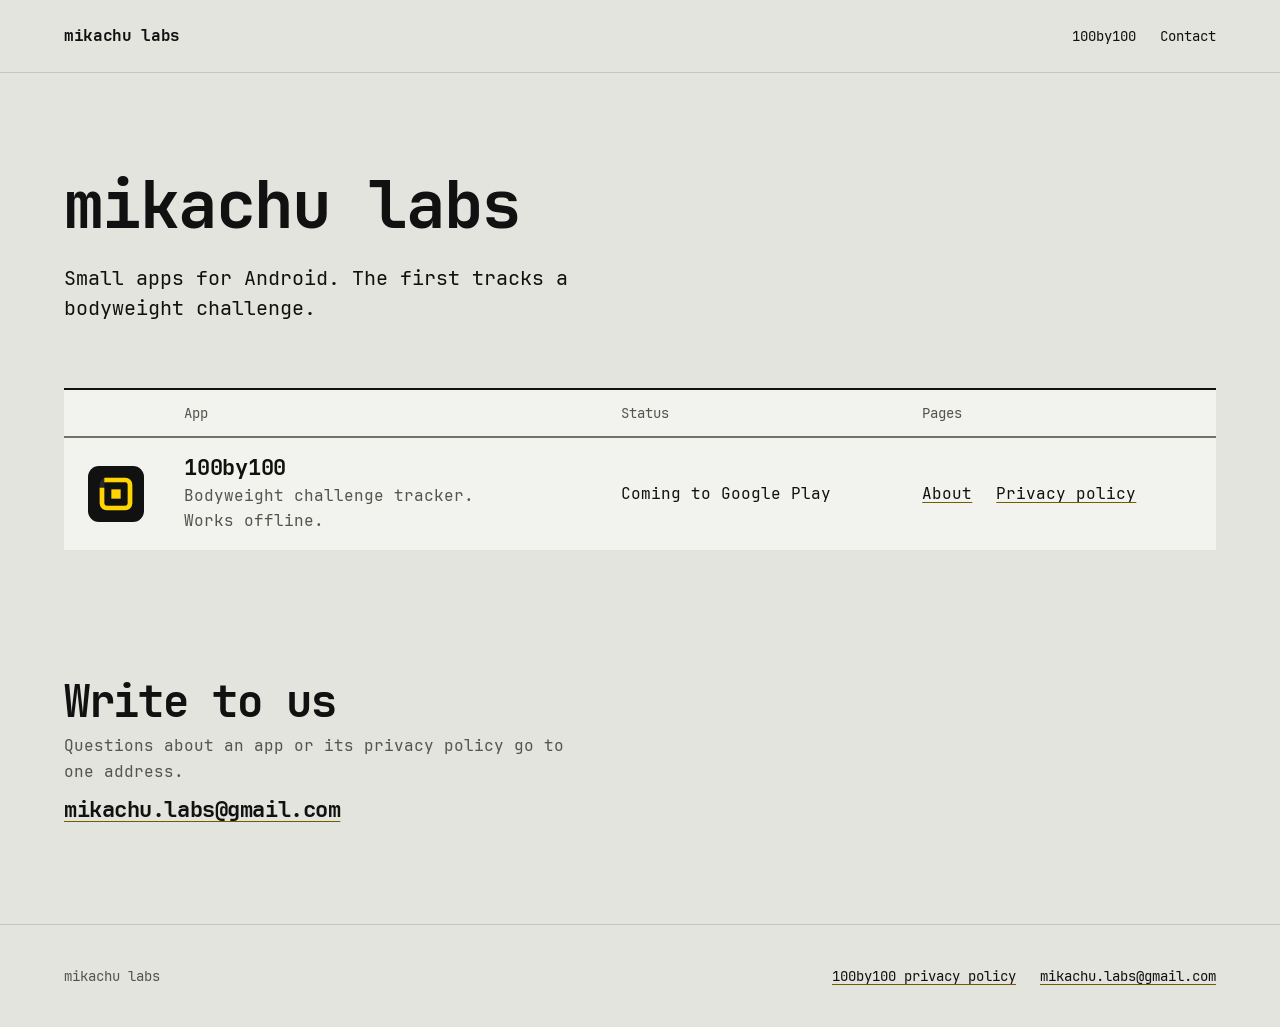
<file: index.html>
<!doctype html>
<html lang="en">
<head>
  <meta charset="utf-8">
  <meta name="viewport" content="width=device-width, initial-scale=1">
  <title>mikachu labs</title>
  <meta name="description" content="Small Android apps by mikachu labs. The first one, 100by100, tracks a bodyweight challenge and works offline.">
  <meta name="color-scheme" content="light dark">
  <meta name="theme-color" media="(prefers-color-scheme: light)" content="#E4E4DE">
  <meta name="theme-color" media="(prefers-color-scheme: dark)" content="#0A0A0A">
  <link rel="canonical" href="https://mikachu-labs.github.io/">
  <link rel="icon" href="./assets/icon.svg" type="image/svg+xml">
  <link rel="stylesheet" href="./assets/style.css">
</head>
<body>
  <a class="skip" href="#main">Skip to content</a>
  <header class="masthead">
    <div class="container">
      <a class="wordmark" href="./" aria-current="page">mikachu labs</a>
      <nav aria-label="Main">
        <ul>
          <li><a href="./100by100/">100by100</a></li>
          <li><a href="mailto:mikachu.labs@gmail.com">Contact</a></li>
        </ul>
      </nav>
    </div>
  </header>

  <main id="main">
    <div class="container">
      <section class="home-hero" aria-labelledby="title">
        <h1 id="title">mikachu labs</h1>
        <p class="lead">Small apps for Android. The first tracks a bodyweight challenge.</p>

        <div class="ledger" role="table" aria-label="Apps">
          <div class="ledger-head" role="row">
            <span role="columnheader"><span class="visually-hidden">Icon</span></span>
            <span role="columnheader">App</span>
            <span role="columnheader">Status</span>
            <span role="columnheader">Pages</span>
          </div>
          <div class="ledger-row" role="row">
            <span role="cell"><img class="app-icon" src="./assets/icon.svg" alt="" width="56" height="56"></span>
            <div role="cell">
              <h2 class="item-title"><a href="./100by100/">100by100</a></h2>
              <p class="muted">Bodyweight challenge tracker. Works offline.</p>
            </div>
            <p role="cell">Coming to Google Play</p>
            <ul class="links" role="cell">
              <li><a href="./100by100/">About</a></li>
              <li><a href="./100by100/privacy/">Privacy policy</a></li>
            </ul>
          </div>
        </div>
      </section>

      <section class="contact" aria-labelledby="contact-title">
        <h2 id="contact-title">Write to us</h2>
        <p class="muted">Questions about an app or its privacy policy go to one address.</p>
        <p><a class="email" href="mailto:mikachu.labs@gmail.com">mikachu.labs@gmail.com</a></p>
      </section>
    </div>
  </main>

  <footer class="site-footer">
    <div class="container">
      <p>mikachu labs</p>
      <ul>
        <li><a href="./100by100/privacy/">100by100 privacy policy</a></li>
        <li><a href="mailto:mikachu.labs@gmail.com">mikachu.labs@gmail.com</a></li>
      </ul>
    </div>
  </footer>
</body>
</html>
</file>
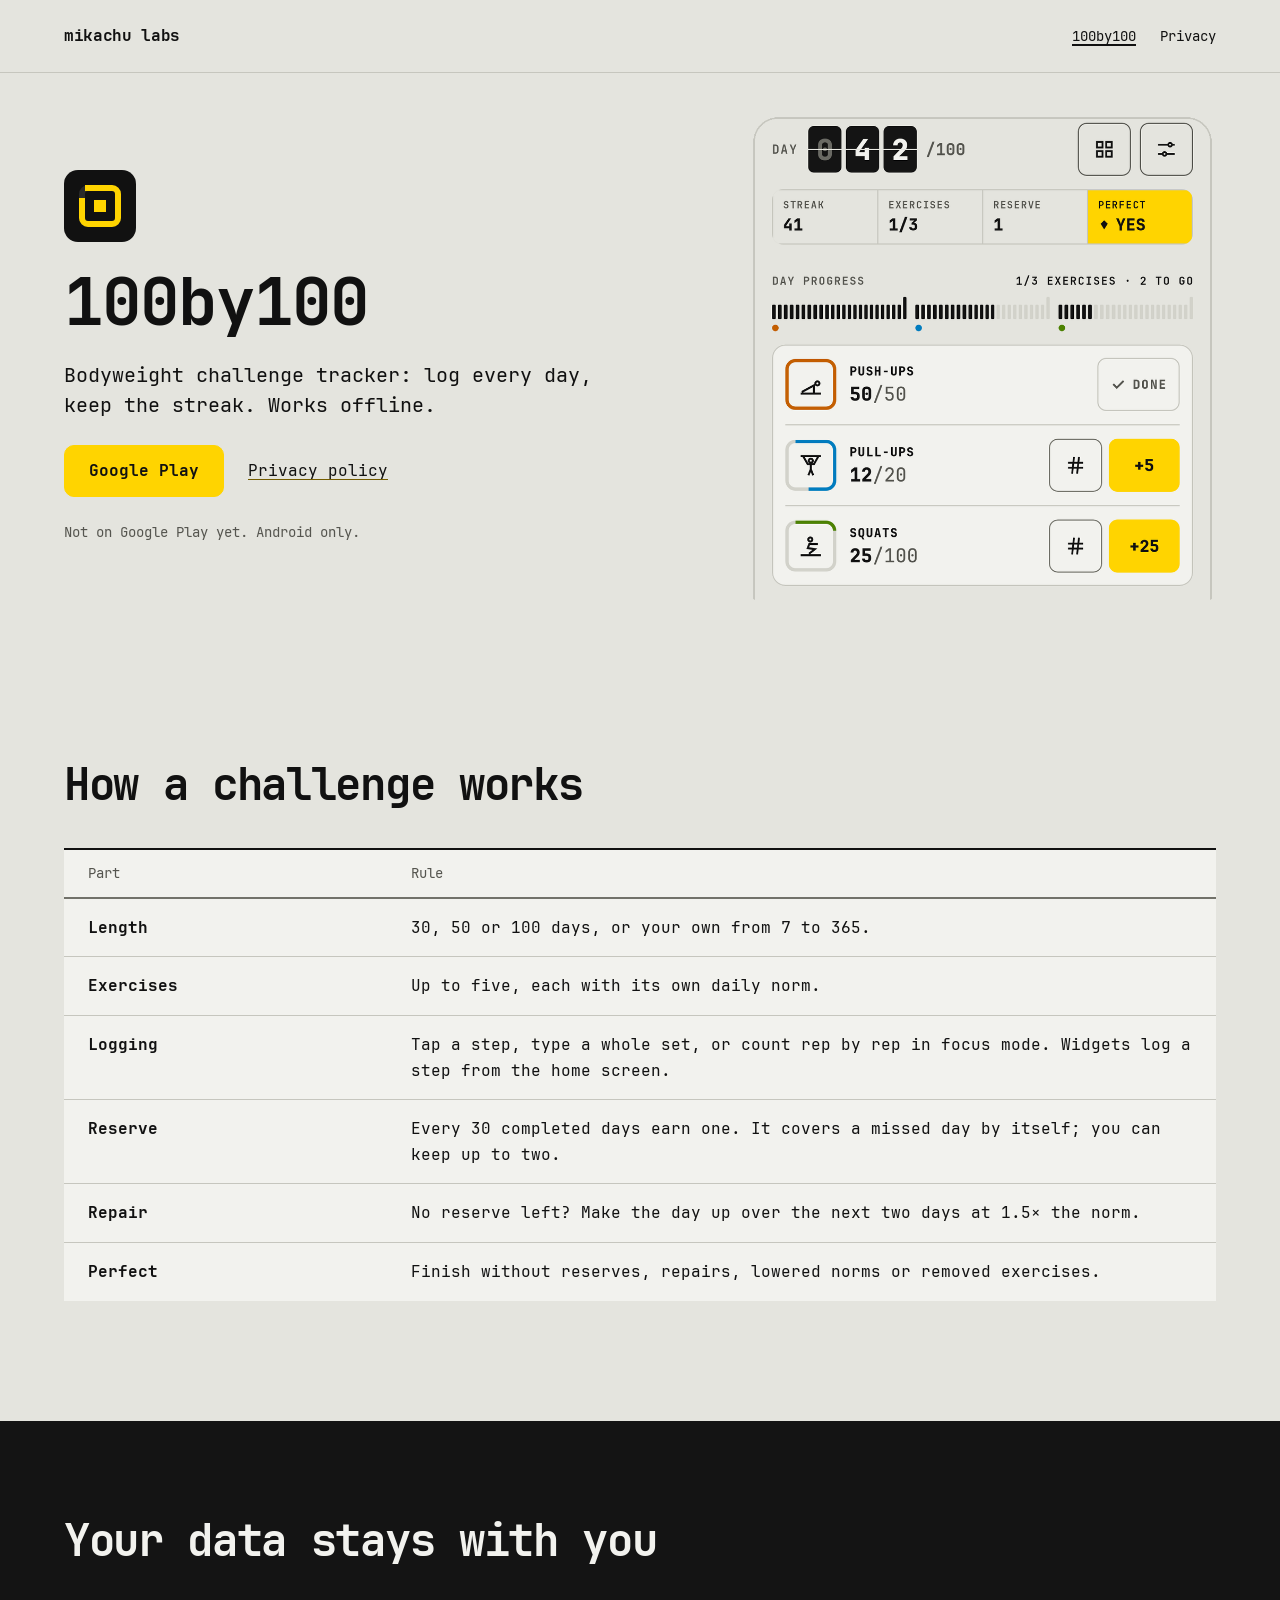
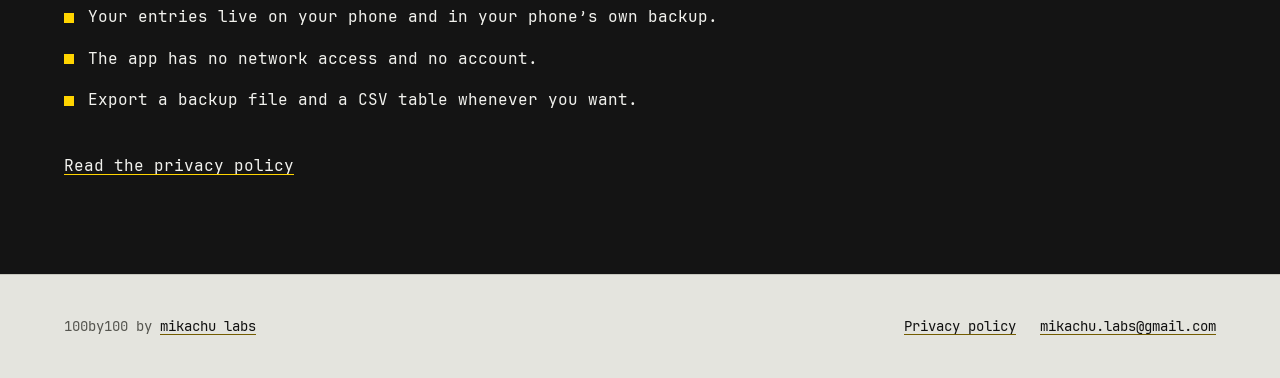
<file: 100by100/index.html>
<!doctype html>
<html lang="en">
<head>
  <meta charset="utf-8">
  <meta name="viewport" content="width=device-width, initial-scale=1">
  <title>100by100</title>
  <meta name="description" content="Bodyweight challenge tracker for Android: log every day, keep the streak. Works offline.">
  <meta name="color-scheme" content="light dark">
  <meta name="theme-color" media="(prefers-color-scheme: light)" content="#E4E4DE">
  <meta name="theme-color" media="(prefers-color-scheme: dark)" content="#0A0A0A">
  <link rel="canonical" href="https://mikachu-labs.github.io/100by100/">
  <link rel="icon" href="../assets/icon.svg" type="image/svg+xml">
  <link rel="stylesheet" href="../assets/style.css">
</head>
<body>
  <a class="skip" href="#main">Skip to content</a>
  <header class="masthead">
    <div class="container">
      <a class="wordmark" href="../">mikachu labs</a>
      <nav aria-label="Main">
        <ul>
          <li><a href="../100by100/" aria-current="page">100by100</a></li>
          <li><a href="../100by100/privacy/">Privacy</a></li>
        </ul>
      </nav>
    </div>
  </header>

  <main id="main">
    <section class="app-hero" aria-labelledby="title">
      <div class="container">
        <div class="copy">
          <img class="app-icon" src="../assets/icon.svg" alt="" width="72" height="72">
          <h1 id="title">100by100</h1>
          <p class="lead">Bodyweight challenge tracker: log every day, keep the streak. Works offline.</p>
          <div class="actions">
            <!-- Google Play link: replace # with the store URL once the app is published. -->
            <a class="btn btn--primary" href="#">Google Play</a>
            <a href="../100by100/privacy/">Privacy policy</a>
          </div>
          <p class="note">Not on Google Play yet. Android only.</p>
        </div>
        <figure class="shot">
          <img src="../assets/100by100-today.png" alt="The Today screen of 100by100 on day 42 of 100: push-ups 50 of 50 done, pull-ups 12 of 20, squats 25 of 100." width="880" height="920" fetchpriority="high">
        </figure>
      </div>
    </section>

    <section class="section" aria-labelledby="rules-title">
      <div class="container">
        <h2 id="rules-title">How a challenge works</h2>
        <div class="sheet">
          <table class="facts">
            <thead>
              <tr><th scope="col">Part</th><th scope="col">Rule</th></tr>
            </thead>
            <tbody>
              <tr><th scope="row">Length</th><td><span class="num">30</span>, <span class="num">50</span> or <span class="num">100</span> days, or your own from <span class="num">7</span> to <span class="num">365</span>.</td></tr>
              <tr><th scope="row">Exercises</th><td>Up to five, each with its own daily norm.</td></tr>
              <tr><th scope="row">Logging</th><td>Tap a step, type a whole set, or count rep by rep in focus mode. Widgets log a step from the home screen.</td></tr>
              <tr><th scope="row">Reserve</th><td>Every <span class="num">30</span> completed days earn one. It covers a missed day by itself; you can keep up to two.</td></tr>
              <tr><th scope="row">Repair</th><td>No reserve left? Make the day up over the next two days at <span class="num">1.5×</span> the norm.</td></tr>
              <tr><th scope="row">Perfect</th><td>Finish without reserves, repairs, lowered norms or removed exercises.</td></tr>
            </tbody>
          </table>
        </div>
      </div>
    </section>

    <section class="band" aria-labelledby="data-title">
      <div class="container">
        <h2 id="data-title">Your data stays with you</h2>
        <ul>
          <li>Your entries live on your phone and in your phone’s own backup.</li>
          <li>The app has no network access and no account.</li>
          <li>Export a backup file and a CSV table whenever you want.</li>
        </ul>
        <p><a href="../100by100/privacy/">Read the privacy policy</a></p>
      </div>
    </section>
  </main>

  <footer class="site-footer">
    <div class="container">
      <p>100by100 by <a href="../">mikachu labs</a></p>
      <ul>
        <li><a href="../100by100/privacy/">Privacy policy</a></li>
        <li><a href="mailto:mikachu.labs@gmail.com">mikachu.labs@gmail.com</a></li>
      </ul>
    </div>
  </footer>
</body>
</html>
</file>
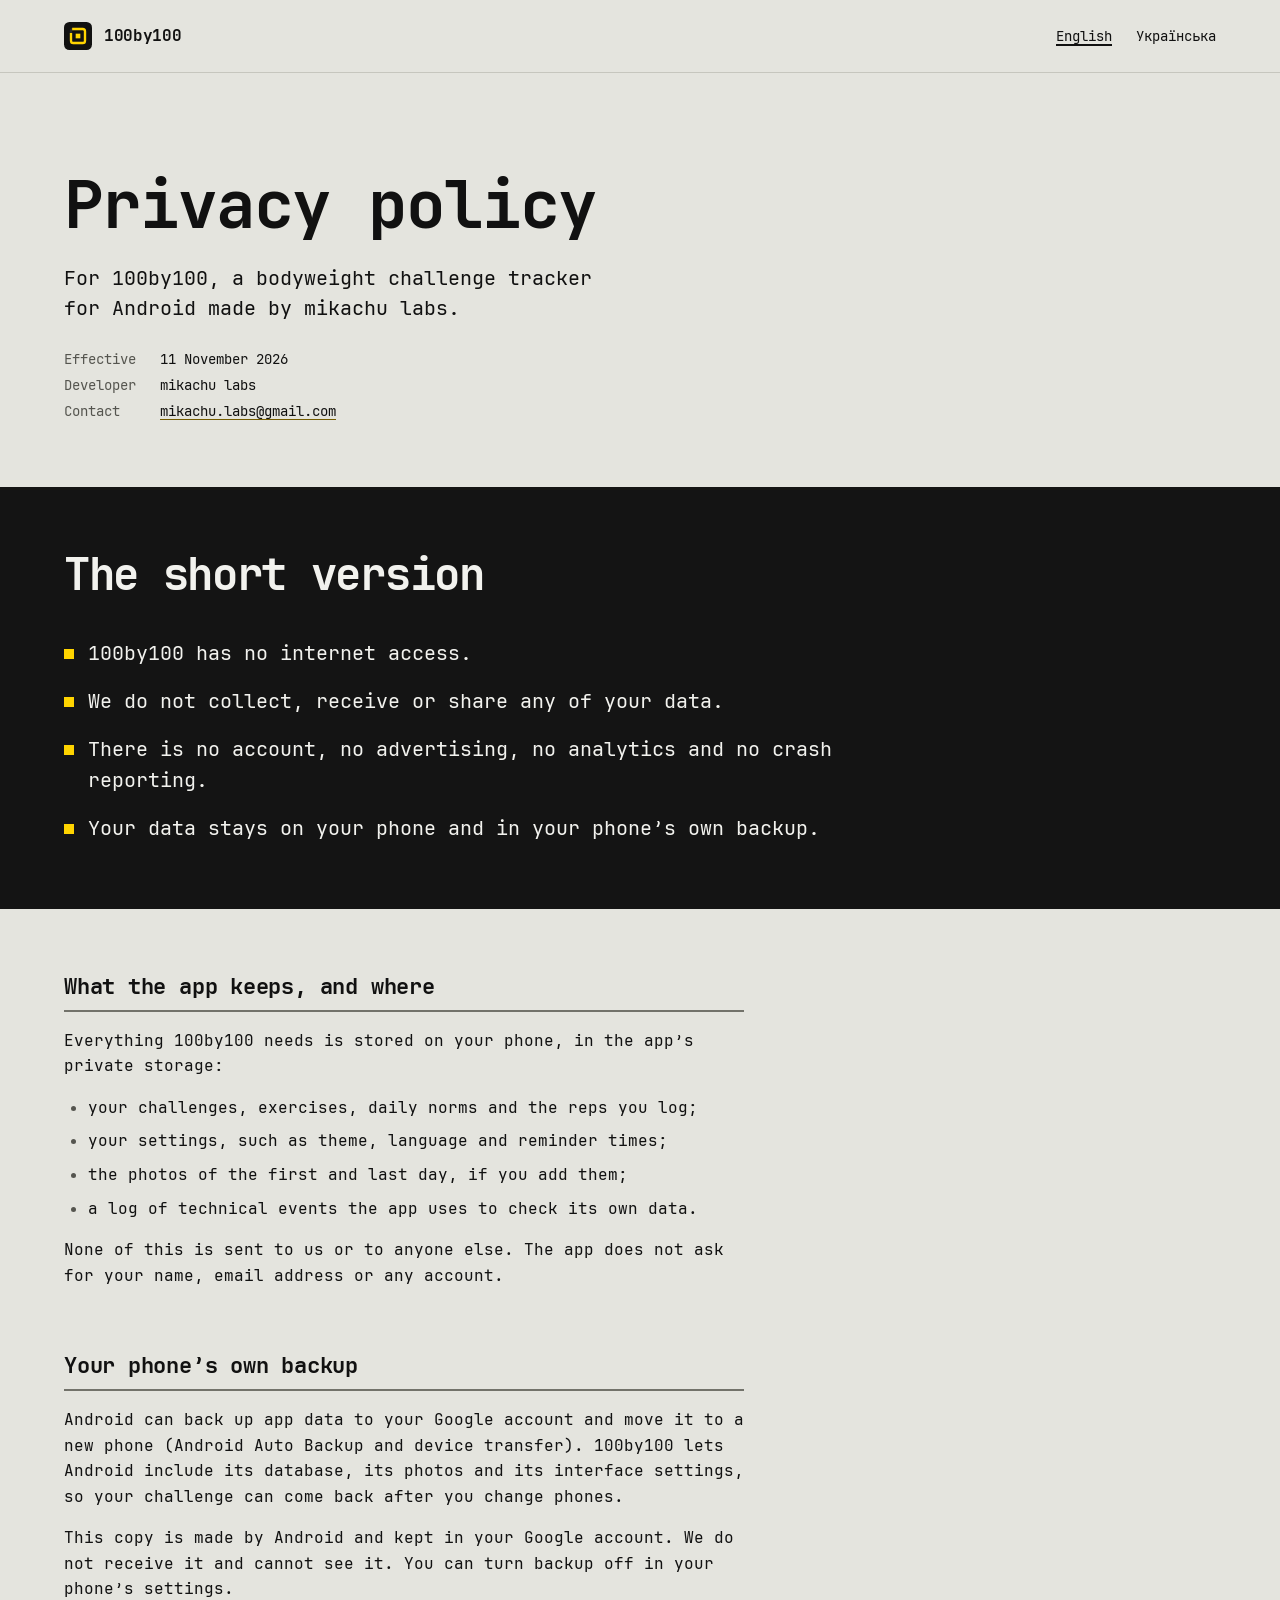
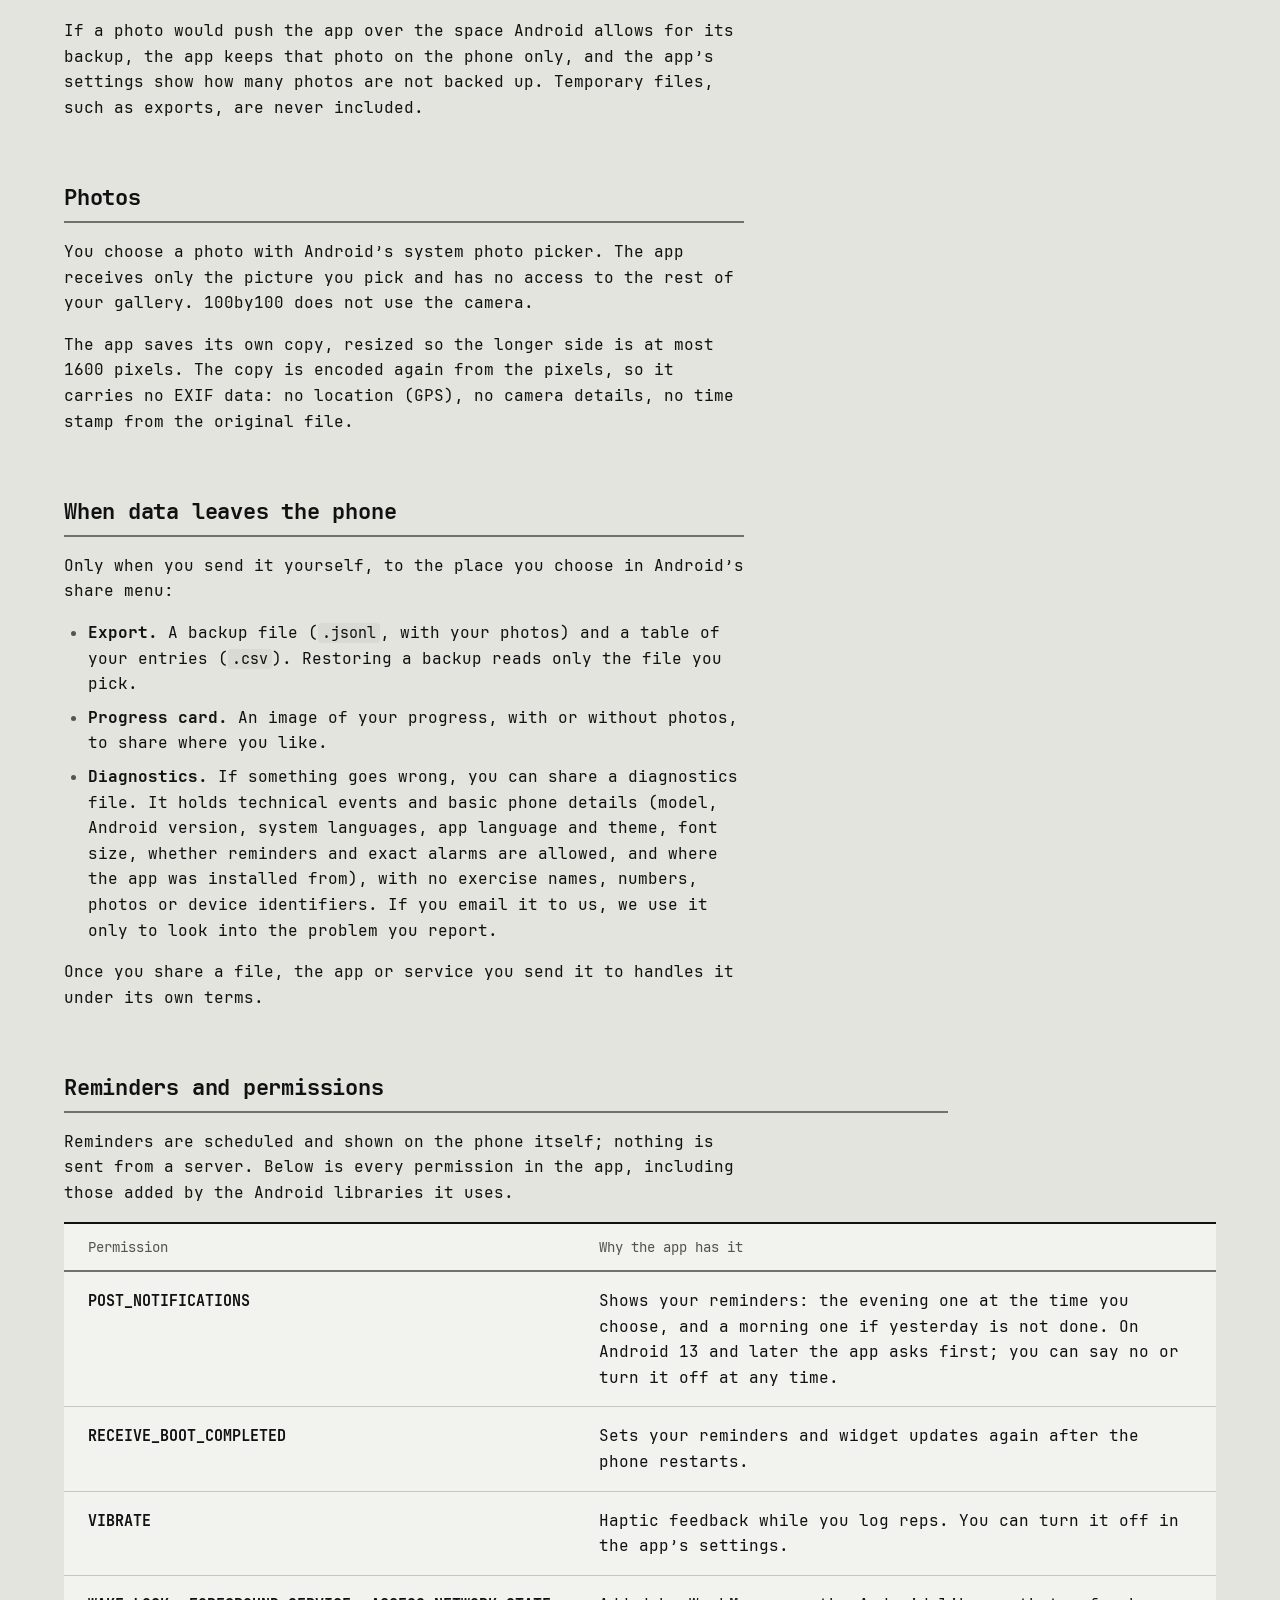
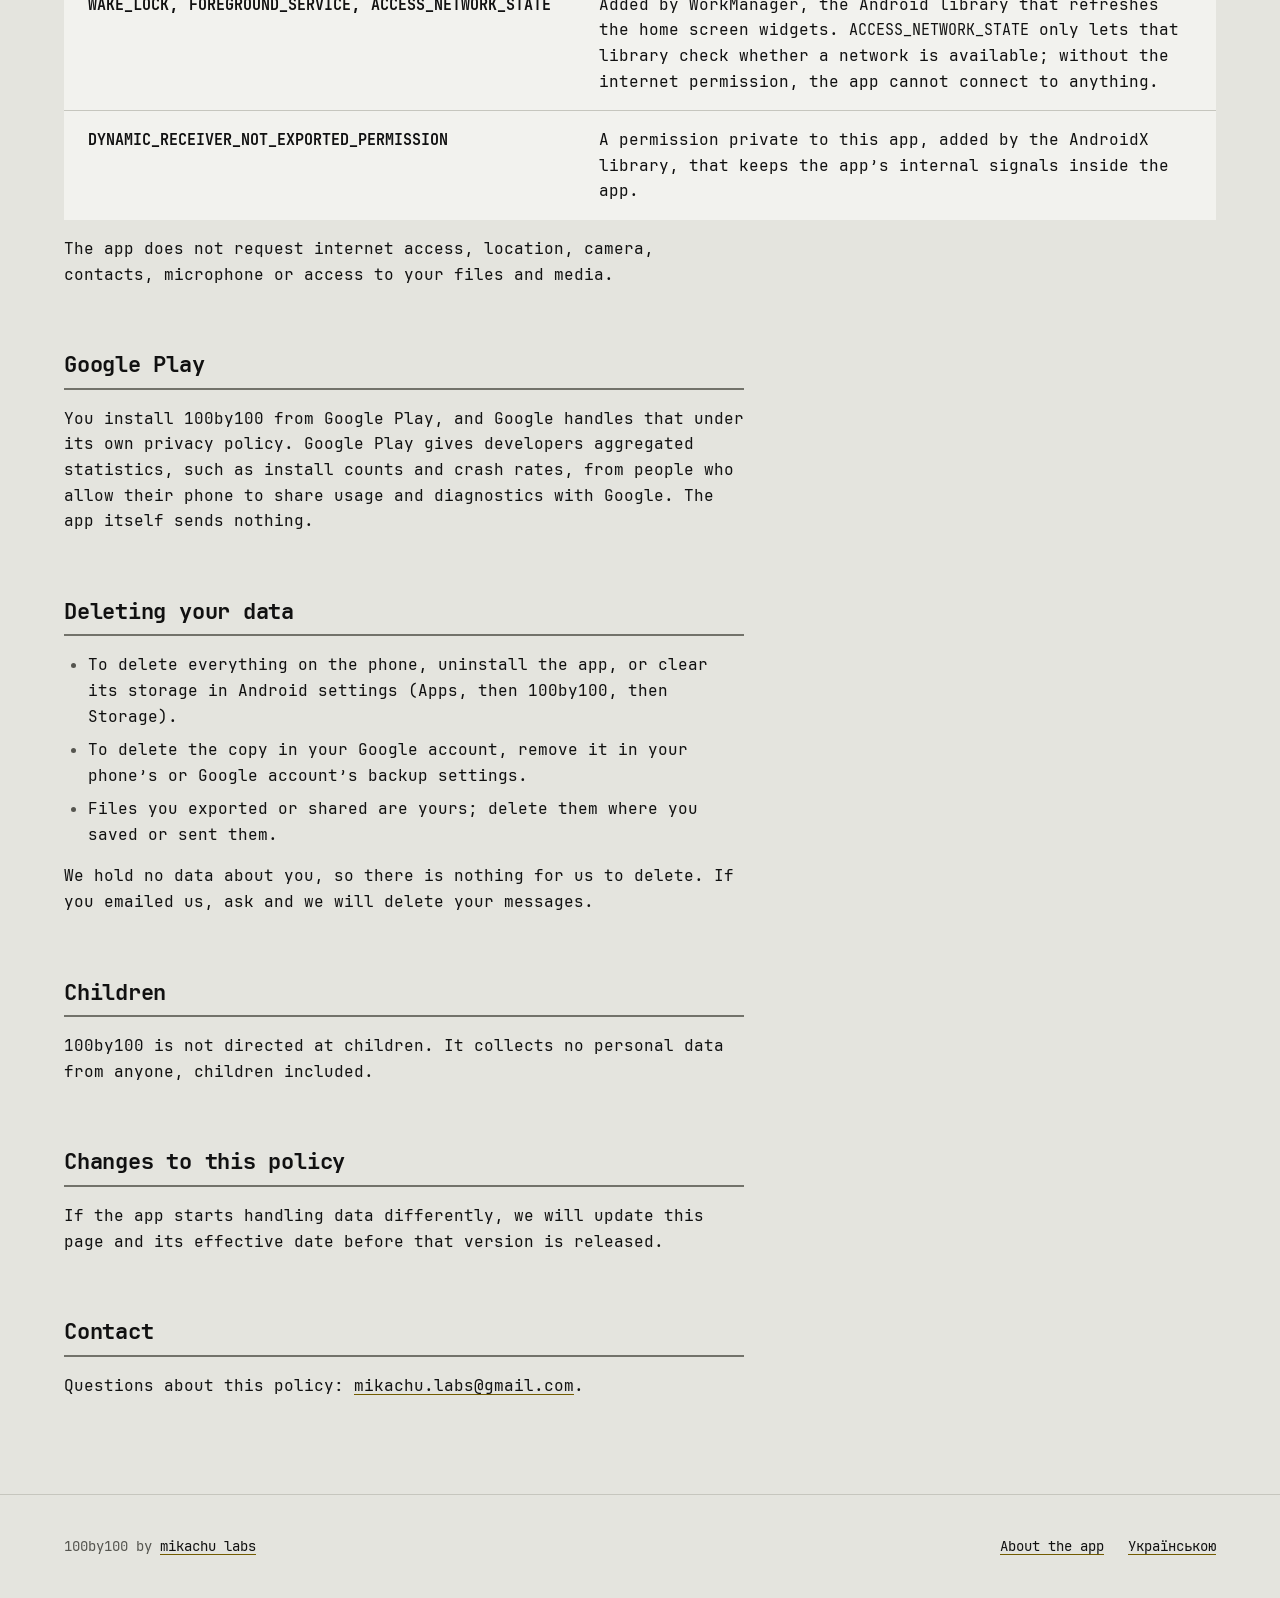
<file: 100by100/privacy/index.html>
<!doctype html>
<html lang="en">
<head>
  <meta charset="utf-8">
  <meta name="viewport" content="width=device-width, initial-scale=1">
  <title>100by100 privacy policy</title>
  <meta name="description" content="Privacy policy for 100by100, an offline bodyweight challenge tracker for Android by mikachu labs.">
  <meta name="color-scheme" content="light dark">
  <meta name="theme-color" media="(prefers-color-scheme: light)" content="#E4E4DE">
  <meta name="theme-color" media="(prefers-color-scheme: dark)" content="#0A0A0A">
  <link rel="canonical" href="https://mikachu-labs.github.io/100by100/privacy/">
  <link rel="alternate" hreflang="en" href="https://mikachu-labs.github.io/100by100/privacy/">
  <link rel="alternate" hreflang="uk" href="https://mikachu-labs.github.io/100by100/privacy/uk/">
  <link rel="alternate" hreflang="x-default" href="https://mikachu-labs.github.io/100by100/privacy/">
  <link rel="icon" href="../../assets/icon.svg" type="image/svg+xml">
  <link rel="stylesheet" href="../../assets/style.css">
</head>
<body>
  <a class="skip" href="#main">Skip to content</a>
  <header class="masthead">
    <div class="container">
      <a class="wordmark" href="../../100by100/"><img src="../../assets/icon.svg" alt="" width="28" height="28">100by100</a>
      <nav aria-label="Language">
        <ul>
          <li><a href="../../100by100/privacy/" hreflang="en" lang="en" aria-current="page">English</a></li>
          <li><a href="../../100by100/privacy/uk/" hreflang="uk" lang="uk">Українська</a></li>
        </ul>
      </nav>
    </div>
  </header>

  <main id="main">
    <div class="container">
      <header class="doc-head">
        <h1>Privacy policy</h1>
        <p class="lead">For 100by100, a bodyweight challenge tracker for Android made by mikachu labs.</p>
        <dl class="doc-meta">
          <dt>Effective</dt><dd><time datetime="2026-11-11">11 November 2026</time></dd>
          <dt>Developer</dt><dd>mikachu labs</dd>
          <dt>Contact</dt><dd><a href="mailto:mikachu.labs@gmail.com">mikachu.labs@gmail.com</a></dd>
        </dl>
      </header>
    </div>

    <section class="band summary" aria-labelledby="short">
      <div class="container">
        <h2 id="short">The short version</h2>
        <ul>
          <li>100by100 has no internet access.</li>
          <li>We do not collect, receive or share any of your data.</li>
          <li>There is no account, no advertising, no analytics and no crash reporting.</li>
          <li>Your data stays on your phone and in your phone’s own backup.</li>
        </ul>
      </div>
    </section>

    <div class="container">
      <article class="prose">
        <section aria-labelledby="s-stored">
          <h2 id="s-stored">What the app keeps, and where</h2>
          <p>Everything 100by100 needs is stored on your phone, in the app’s private storage:</p>
          <ul>
            <li>your challenges, exercises, daily norms and the reps you log;</li>
            <li>your settings, such as theme, language and reminder times;</li>
            <li>the photos of the first and last day, if you add them;</li>
            <li>a log of technical events the app uses to check its own data.</li>
          </ul>
          <p>None of this is sent to us or to anyone else. The app does not ask for your name, email address or any account.</p>
        </section>

        <section aria-labelledby="s-backup">
          <h2 id="s-backup">Your phone’s own backup</h2>
          <p>Android can back up app data to your Google account and move it to a new phone (Android Auto Backup and device transfer). 100by100 lets Android include its database, its photos and its interface settings, so your challenge can come back after you change phones.</p>
          <p>This copy is made by Android and kept in your Google account. We do not receive it and cannot see it. You can turn backup off in your phone’s settings.</p>
          <p>If a photo would push the app over the space Android allows for its backup, the app keeps that photo on the phone only, and the app’s settings show how many photos are not backed up. Temporary files, such as exports, are never included.</p>
        </section>

        <section aria-labelledby="s-photos">
          <h2 id="s-photos">Photos</h2>
          <p>You choose a photo with Android’s system photo picker. The app receives only the picture you pick and has no access to the rest of your gallery. 100by100 does not use the camera.</p>
          <p>The app saves its own copy, resized so the longer side is at most 1600 pixels. The copy is encoded again from the pixels, so it carries no EXIF data: no location (GPS), no camera details, no time stamp from the original file.</p>
        </section>

        <section aria-labelledby="s-share">
          <h2 id="s-share">When data leaves the phone</h2>
          <p>Only when you send it yourself, to the place you choose in Android’s share menu:</p>
          <ul>
            <li><strong>Export.</strong> A backup file (<code>.jsonl</code>, with your photos) and a table of your entries (<code>.csv</code>). Restoring a backup reads only the file you pick.</li>
            <li><strong>Progress card.</strong> An image of your progress, with or without photos, to share where you like.</li>
            <li><strong>Diagnostics.</strong> If something goes wrong, you can share a diagnostics file. It holds technical events and basic phone details (model, Android version, system languages, app language and theme, font size, whether reminders and exact alarms are allowed, and where the app was installed from), with no exercise names, numbers, photos or device identifiers. If you email it to us, we use it only to look into the problem you report.</li>
          </ul>
          <p>Once you share a file, the app or service you send it to handles it under its own terms.</p>
        </section>

        <section class="wide" aria-labelledby="s-perms">
          <h2 id="s-perms">Reminders and permissions</h2>
          <p>Reminders are scheduled and shown on the phone itself; nothing is sent from a server. Below is every permission in the app, including those added by the Android libraries it uses.</p>
          <div class="sheet permissions">
            <table class="facts">
              <thead>
                <tr><th scope="col">Permission</th><th scope="col">Why the app has it</th></tr>
              </thead>
              <tbody>
                <tr><th scope="row"><code>POST_NOTIFICATIONS</code></th><td>Shows your reminders: the evening one at the time you choose, and a morning one if yesterday is not done. On Android 13 and later the app asks first; you can say no or turn it off at any time.</td></tr>
                <tr><th scope="row"><code>RECEIVE_BOOT_COMPLETED</code></th><td>Sets your reminders and widget updates again after the phone restarts.</td></tr>
                <tr><th scope="row"><code>VIBRATE</code></th><td>Haptic feedback while you log reps. You can turn it off in the app’s settings.</td></tr>
                <tr><th scope="row"><code>WAKE_LOCK</code>, <code>FOREGROUND_SERVICE</code>, <code>ACCESS_NETWORK_STATE</code></th><td>Added by WorkManager, the Android library that refreshes the home screen widgets. <code>ACCESS_NETWORK_STATE</code> only lets that library check whether a network is available; without the internet permission, the app cannot connect to anything.</td></tr>
                <tr><th scope="row"><code>DYNAMIC_RECEIVER_NOT_EXPORTED_PERMISSION</code></th><td>A permission private to this app, added by the AndroidX library, that keeps the app’s internal signals inside the app.</td></tr>
              </tbody>
            </table>
          </div>
          <p>The app does not request internet access, location, camera, contacts, microphone or access to your files and media.</p>
        </section>

        <section aria-labelledby="s-play">
          <h2 id="s-play">Google Play</h2>
          <p>You install 100by100 from Google Play, and Google handles that under its own privacy policy. Google Play gives developers aggregated statistics, such as install counts and crash rates, from people who allow their phone to share usage and diagnostics with Google. The app itself sends nothing.</p>
        </section>

        <section aria-labelledby="s-delete">
          <h2 id="s-delete">Deleting your data</h2>
          <ul>
            <li>To delete everything on the phone, uninstall the app, or clear its storage in Android settings (Apps, then 100by100, then Storage).</li>
            <li>To delete the copy in your Google account, remove it in your phone’s or Google account’s backup settings.</li>
            <li>Files you exported or shared are yours; delete them where you saved or sent them.</li>
          </ul>
          <p>We hold no data about you, so there is nothing for us to delete. If you emailed us, ask and we will delete your messages.</p>
        </section>

        <section aria-labelledby="s-children">
          <h2 id="s-children">Children</h2>
          <p>100by100 is not directed at children. It collects no personal data from anyone, children included.</p>
        </section>

        <section aria-labelledby="s-changes">
          <h2 id="s-changes">Changes to this policy</h2>
          <p>If the app starts handling data differently, we will update this page and its effective date before that version is released.</p>
        </section>

        <section aria-labelledby="s-contact">
          <h2 id="s-contact">Contact</h2>
          <p>Questions about this policy: <a href="mailto:mikachu.labs@gmail.com">mikachu.labs@gmail.com</a>.</p>
        </section>
      </article>
    </div>
  </main>

  <footer class="site-footer">
    <div class="container">
      <p>100by100 by <a href="../../">mikachu labs</a></p>
      <ul>
        <li><a href="../../100by100/">About the app</a></li>
        <li><a href="../../100by100/privacy/uk/" hreflang="uk" lang="uk">Українською</a></li>
      </ul>
    </div>
  </footer>
</body>
</html>
</file>
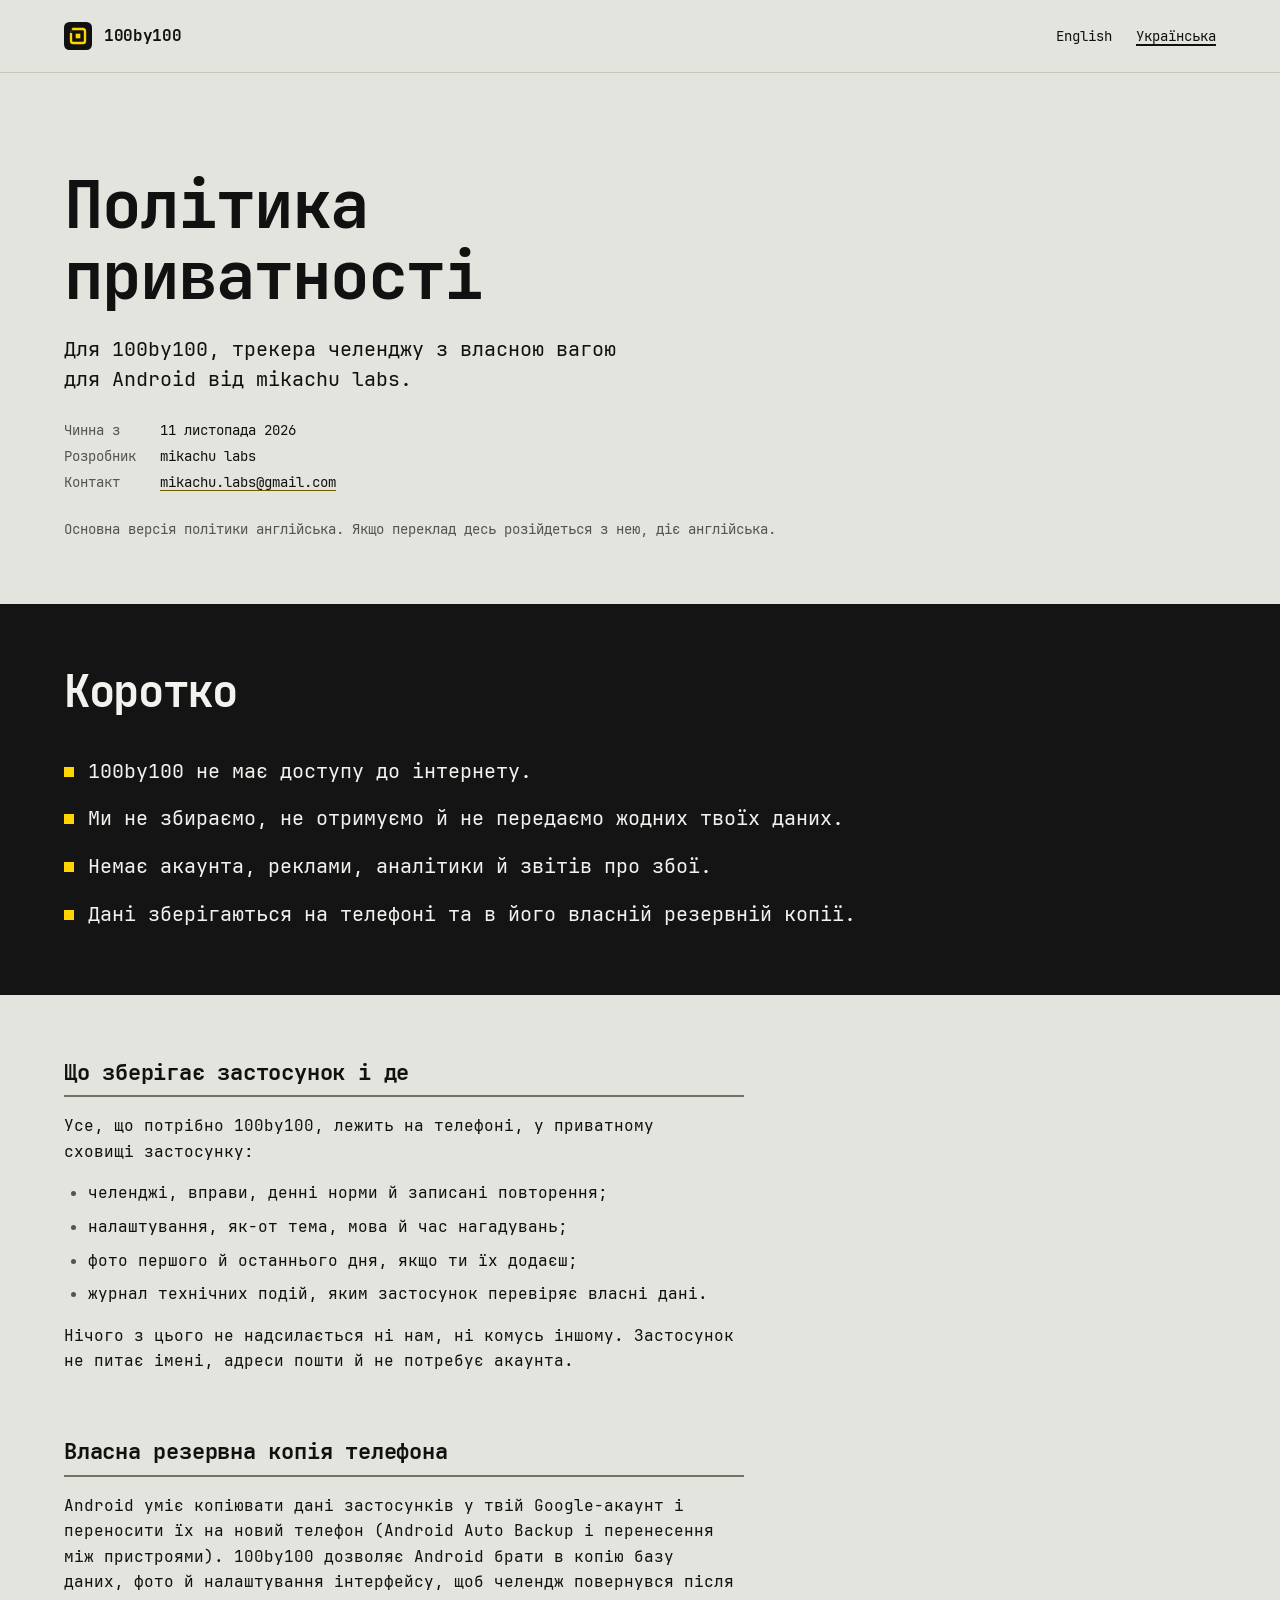
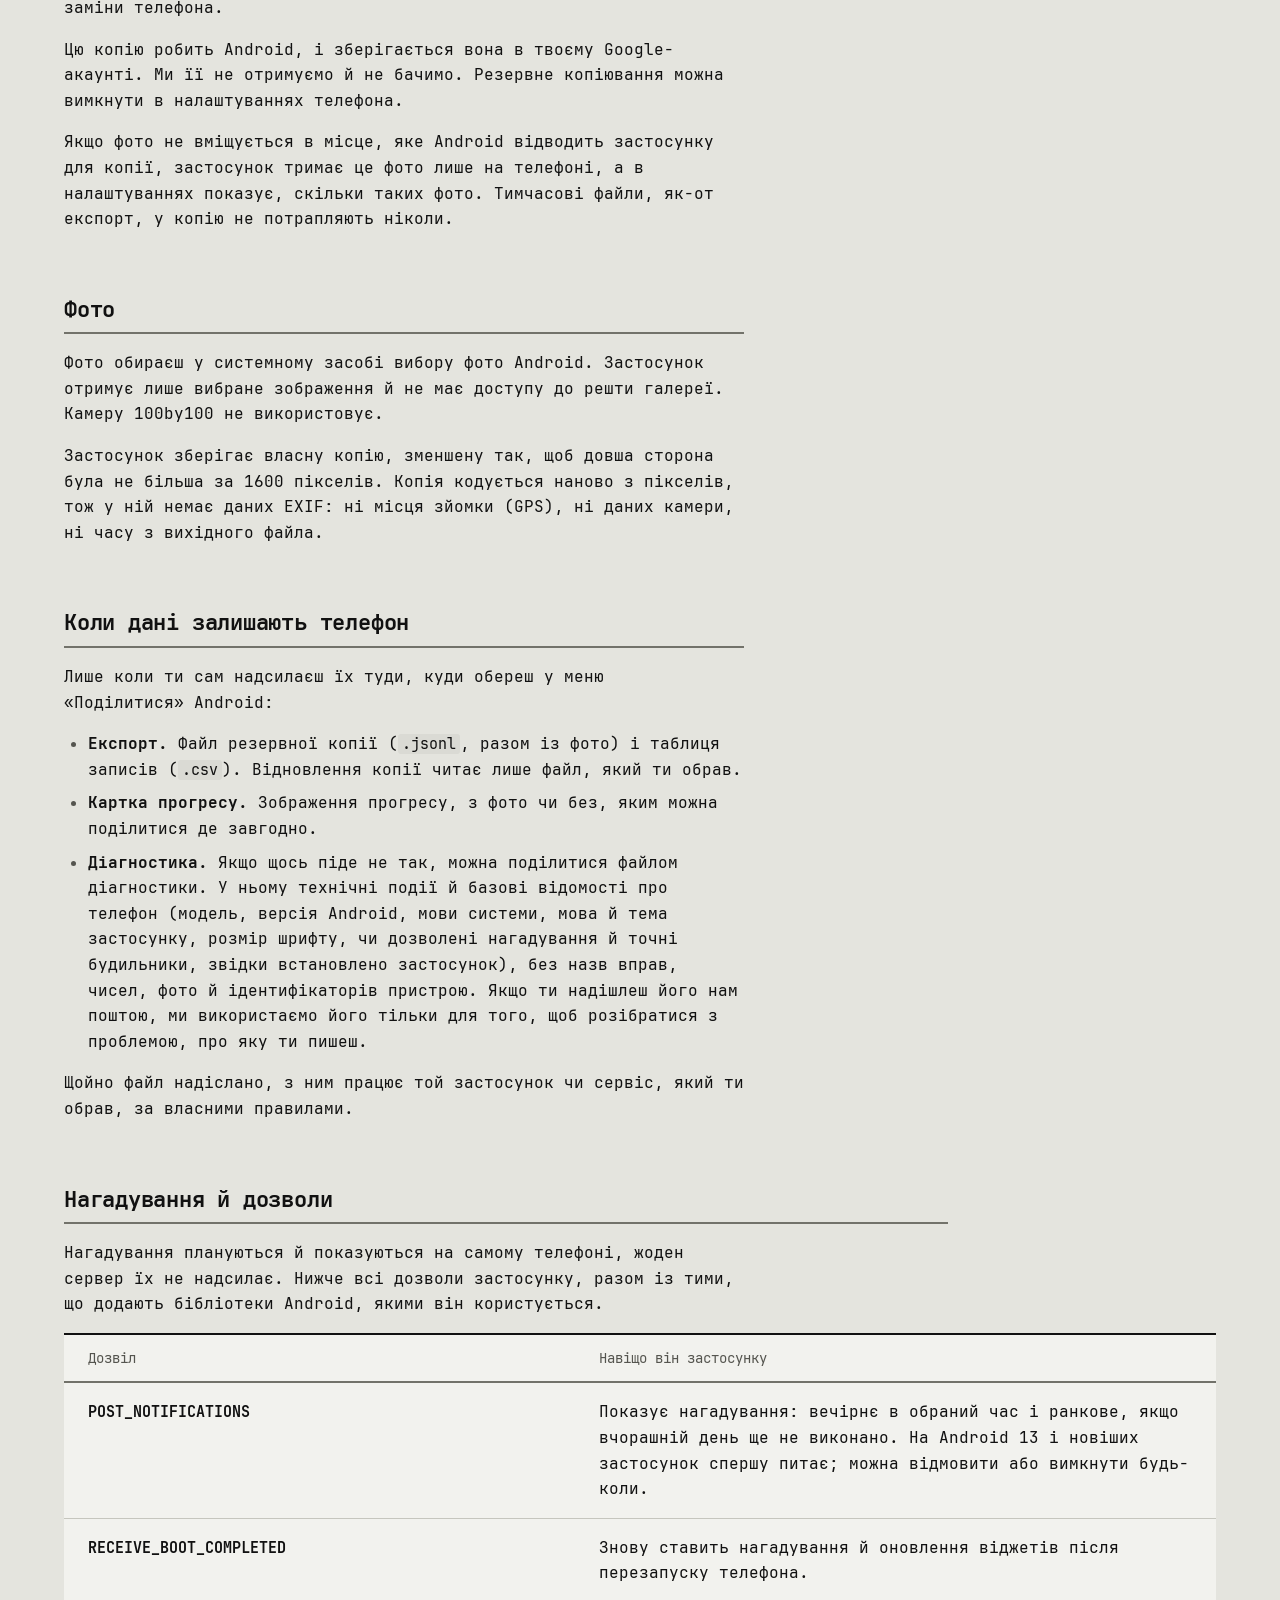
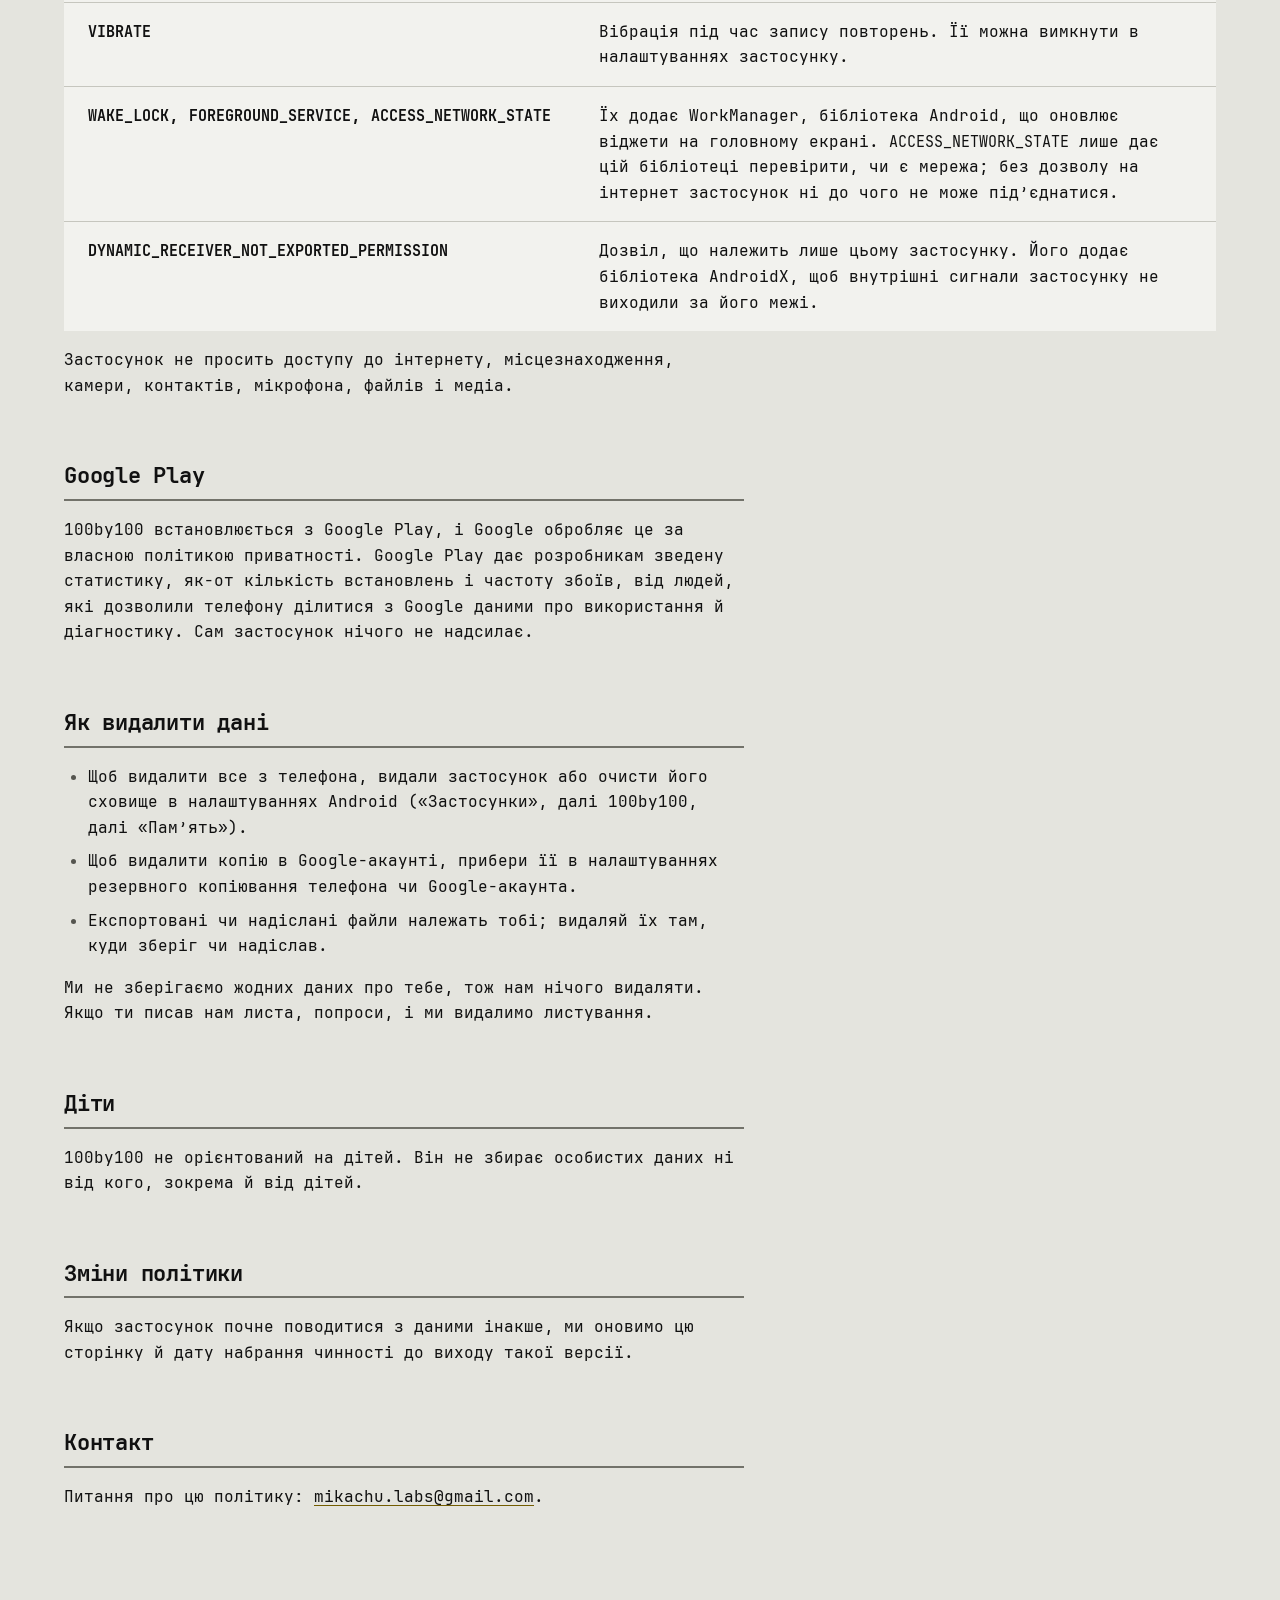
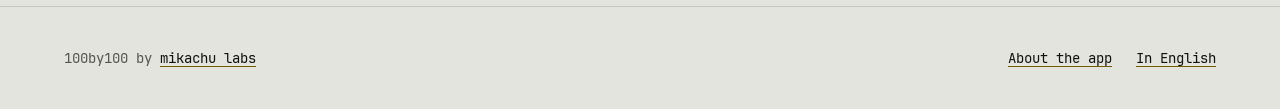
<file: 100by100/privacy/uk/index.html>
<!doctype html>
<html lang="uk">
<head>
  <meta charset="utf-8">
  <meta name="viewport" content="width=device-width, initial-scale=1">
  <title>100by100: політика приватності</title>
  <meta name="description" content="Політика приватності 100by100, офлайн-трекера челенджу з власною вагою для Android від mikachu labs.">
  <meta name="color-scheme" content="light dark">
  <meta name="theme-color" media="(prefers-color-scheme: light)" content="#E4E4DE">
  <meta name="theme-color" media="(prefers-color-scheme: dark)" content="#0A0A0A">
  <link rel="canonical" href="https://mikachu-labs.github.io/100by100/privacy/uk/">
  <link rel="alternate" hreflang="en" href="https://mikachu-labs.github.io/100by100/privacy/">
  <link rel="alternate" hreflang="uk" href="https://mikachu-labs.github.io/100by100/privacy/uk/">
  <link rel="alternate" hreflang="x-default" href="https://mikachu-labs.github.io/100by100/privacy/">
  <link rel="icon" href="../../../assets/icon.svg" type="image/svg+xml">
  <link rel="stylesheet" href="../../../assets/style.css">
</head>
<body>
  <a class="skip" href="#main">До тексту</a>
  <header class="masthead">
    <div class="container">
      <a class="wordmark" href="../../../100by100/" lang="en"><img src="../../../assets/icon.svg" alt="" width="28" height="28">100by100</a>
      <nav aria-label="Мова">
        <ul>
          <li><a href="../../../100by100/privacy/" hreflang="en" lang="en">English</a></li>
          <li><a href="../../../100by100/privacy/uk/" hreflang="uk" lang="uk" aria-current="page">Українська</a></li>
        </ul>
      </nav>
    </div>
  </header>

  <main id="main">
    <div class="container">
      <header class="doc-head">
        <h1>Політика приватності</h1>
        <p class="lead">Для 100by100, трекера челенджу з власною вагою для Android від mikachu labs.</p>
        <dl class="doc-meta">
          <dt>Чинна з</dt><dd><time datetime="2026-11-11">11 листопада 2026</time></dd>
          <dt>Розробник</dt><dd>mikachu labs</dd>
          <dt>Контакт</dt><dd><a href="mailto:mikachu.labs@gmail.com">mikachu.labs@gmail.com</a></dd>
        </dl>
        <p class="small muted">Основна версія політики англійська. Якщо переклад десь розійдеться з нею, діє англійська.</p>
      </header>
    </div>

    <section class="band summary" aria-labelledby="short">
      <div class="container">
        <h2 id="short">Коротко</h2>
        <ul>
          <li>100by100 не має доступу до інтернету.</li>
          <li>Ми не збираємо, не отримуємо й не передаємо жодних твоїх даних.</li>
          <li>Немає акаунта, реклами, аналітики й звітів про збої.</li>
          <li>Дані зберігаються на телефоні та в його власній резервній копії.</li>
        </ul>
      </div>
    </section>

    <div class="container">
      <article class="prose">
        <section aria-labelledby="s-stored">
          <h2 id="s-stored">Що зберігає застосунок і де</h2>
          <p>Усе, що потрібно 100by100, лежить на телефоні, у приватному сховищі застосунку:</p>
          <ul>
            <li>челенджі, вправи, денні норми й записані повторення;</li>
            <li>налаштування, як-от тема, мова й час нагадувань;</li>
            <li>фото першого й останнього дня, якщо ти їх додаєш;</li>
            <li>журнал технічних подій, яким застосунок перевіряє власні дані.</li>
          </ul>
          <p>Нічого з цього не надсилається ні нам, ні комусь іншому. Застосунок не питає імені, адреси пошти й не потребує акаунта.</p>
        </section>

        <section aria-labelledby="s-backup">
          <h2 id="s-backup">Власна резервна копія телефона</h2>
          <p>Android уміє копіювати дані застосунків у твій Google-акаунт і переносити їх на новий телефон (Android Auto Backup і перенесення між пристроями). 100by100 дозволяє Android брати в копію базу даних, фото й налаштування інтерфейсу, щоб челендж повернувся після заміни телефона.</p>
          <p>Цю копію робить Android, і зберігається вона в твоєму Google-акаунті. Ми її не отримуємо й не бачимо. Резервне копіювання можна вимкнути в налаштуваннях телефона.</p>
          <p>Якщо фото не вміщується в місце, яке Android відводить застосунку для копії, застосунок тримає це фото лише на телефоні, а в налаштуваннях показує, скільки таких фото. Тимчасові файли, як-от експорт, у копію не потрапляють ніколи.</p>
        </section>

        <section aria-labelledby="s-photos">
          <h2 id="s-photos">Фото</h2>
          <p>Фото обираєш у системному засобі вибору фото Android. Застосунок отримує лише вибране зображення й не має доступу до решти галереї. Камеру 100by100 не використовує.</p>
          <p>Застосунок зберігає власну копію, зменшену так, щоб довша сторона була не більша за 1600 пікселів. Копія кодується наново з пікселів, тож у ній немає даних EXIF: ні місця зйомки (GPS), ні даних камери, ні часу з вихідного файла.</p>
        </section>

        <section aria-labelledby="s-share">
          <h2 id="s-share">Коли дані залишають телефон</h2>
          <p>Лише коли ти сам надсилаєш їх туди, куди обереш у меню «Поділитися» Android:</p>
          <ul>
            <li><strong>Експорт.</strong> Файл резервної копії (<code>.jsonl</code>, разом із фото) і таблиця записів (<code>.csv</code>). Відновлення копії читає лише файл, який ти обрав.</li>
            <li><strong>Картка прогресу.</strong> Зображення прогресу, з фото чи без, яким можна поділитися де завгодно.</li>
            <li><strong>Діагностика.</strong> Якщо щось піде не так, можна поділитися файлом діагностики. У ньому технічні події й базові відомості про телефон (модель, версія Android, мови системи, мова й тема застосунку, розмір шрифту, чи дозволені нагадування й точні будильники, звідки встановлено застосунок), без назв вправ, чисел, фото й ідентифікаторів пристрою. Якщо ти надішлеш його нам поштою, ми використаємо його тільки для того, щоб розібратися з проблемою, про яку ти пишеш.</li>
          </ul>
          <p>Щойно файл надіслано, з ним працює той застосунок чи сервіс, який ти обрав, за власними правилами.</p>
        </section>

        <section class="wide" aria-labelledby="s-perms">
          <h2 id="s-perms">Нагадування й дозволи</h2>
          <p>Нагадування плануються й показуються на самому телефоні, жоден сервер їх не надсилає. Нижче всі дозволи застосунку, разом із тими, що додають бібліотеки Android, якими він користується.</p>
          <div class="sheet permissions">
            <table class="facts">
              <thead>
                <tr><th scope="col">Дозвіл</th><th scope="col">Навіщо він застосунку</th></tr>
              </thead>
              <tbody>
                <tr><th scope="row"><code>POST_NOTIFICATIONS</code></th><td>Показує нагадування: вечірнє в обраний час і ранкове, якщо вчорашній день ще не виконано. На Android 13 і новіших застосунок спершу питає; можна відмовити або вимкнути будь-коли.</td></tr>
                <tr><th scope="row"><code>RECEIVE_BOOT_COMPLETED</code></th><td>Знову ставить нагадування й оновлення віджетів після перезапуску телефона.</td></tr>
                <tr><th scope="row"><code>VIBRATE</code></th><td>Вібрація під час запису повторень. Її можна вимкнути в налаштуваннях застосунку.</td></tr>
                <tr><th scope="row"><code>WAKE_LOCK</code>, <code>FOREGROUND_SERVICE</code>, <code>ACCESS_NETWORK_STATE</code></th><td>Їх додає WorkManager, бібліотека Android, що оновлює віджети на головному екрані. <code>ACCESS_NETWORK_STATE</code> лише дає цій бібліотеці перевірити, чи є мережа; без дозволу на інтернет застосунок ні до чого не може під’єднатися.</td></tr>
                <tr><th scope="row"><code>DYNAMIC_RECEIVER_NOT_EXPORTED_PERMISSION</code></th><td>Дозвіл, що належить лише цьому застосунку. Його додає бібліотека AndroidX, щоб внутрішні сигнали застосунку не виходили за його межі.</td></tr>
              </tbody>
            </table>
          </div>
          <p>Застосунок не просить доступу до інтернету, місцезнаходження, камери, контактів, мікрофона, файлів і медіа.</p>
        </section>

        <section aria-labelledby="s-play">
          <h2 id="s-play">Google Play</h2>
          <p>100by100 встановлюється з Google Play, і Google обробляє це за власною політикою приватності. Google Play дає розробникам зведену статистику, як-от кількість встановлень і частоту збоїв, від людей, які дозволили телефону ділитися з Google даними про використання й діагностику. Сам застосунок нічого не надсилає.</p>
        </section>

        <section aria-labelledby="s-delete">
          <h2 id="s-delete">Як видалити дані</h2>
          <ul>
            <li>Щоб видалити все з телефона, видали застосунок або очисти його сховище в налаштуваннях Android («Застосунки», далі 100by100, далі «Пам’ять»).</li>
            <li>Щоб видалити копію в Google-акаунті, прибери її в налаштуваннях резервного копіювання телефона чи Google-акаунта.</li>
            <li>Експортовані чи надіслані файли належать тобі; видаляй їх там, куди зберіг чи надіслав.</li>
          </ul>
          <p>Ми не зберігаємо жодних даних про тебе, тож нам нічого видаляти. Якщо ти писав нам листа, попроси, і ми видалимо листування.</p>
        </section>

        <section aria-labelledby="s-children">
          <h2 id="s-children">Діти</h2>
          <p>100by100 не орієнтований на дітей. Він не збирає особистих даних ні від кого, зокрема й від дітей.</p>
        </section>

        <section aria-labelledby="s-changes">
          <h2 id="s-changes">Зміни політики</h2>
          <p>Якщо застосунок почне поводитися з даними інакше, ми оновимо цю сторінку й дату набрання чинності до виходу такої версії.</p>
        </section>

        <section aria-labelledby="s-contact">
          <h2 id="s-contact">Контакт</h2>
          <p>Питання про цю політику: <a href="mailto:mikachu.labs@gmail.com">mikachu.labs@gmail.com</a>.</p>
        </section>
      </article>
    </div>
  </main>

  <footer class="site-footer">
    <div class="container">
      <p lang="en">100by100 by <a href="../../../">mikachu labs</a></p>
      <ul>
        <li><a href="../../../100by100/" lang="en" hreflang="en">About the app</a></li>
        <li><a href="../../../100by100/privacy/" hreflang="en" lang="en">In English</a></li>
      </ul>
    </div>
  </footer>
</body>
</html>
</file>
<file: assets/style.css>
/* Hallmark · shape: Index-First (home), Stage (app), Long Document (privacy) · genre: editorial · theme: Almanac (deal 2/3, seed mikachu-labs-studio-app-8ce0·320712e6·2026-10-28·r0), palette and type kept from the app brand (Tokens.kt, JetBrains Mono) · job: read the privacy policy, find the app · draw: manual
 * hero: Settled (home), Stage (app), Settled (privacy) · nav: wordmark left, two text links right · footer: one ruled line, contact and links · imagery: the product, one store screenshot (docs/design/DZ6/store/en/01-today.png) · signature: the permissions ledger on the printed sheet
 * axes: light+dark/mono/signal-yellow · posture: restrained · contrast: pass · fold: pass · copy: verbatim (privacy: the policy text is required material, every claim traced in README) · v2.0.0 */
/* Hallmark · pre-emit critique: P4 H4 E4 S4 R5 V3 · weakest: V, a legal site follows the reference-book shape every policy page has; the app's own mono, yellow signal and digit band carry the difference */
/* Hallmark · waive 22 · dark paper #0A0A0A and ink #EDEDED are neutral greys · the 100by100 app's dark palette in Tokens.kt is neutral by design and the site matches it */
/* Hallmark · waive 64 · labels and table heads set in JetBrains Mono · the app brand is a single mono family on every screen, so mono is the material */

/* Tokens: from docs/design/DZ6/tokens/Tokens.kt (HundredPalette.Light / Dark), font from androidApp/src/main/res/font. */
@font-face { font-family: "JetBrains Mono"; src: url("fonts/JetBrainsMono-Regular.ttf") format("truetype"); font-weight: 400; font-style: normal; font-display: swap; }
@font-face { font-family: "JetBrains Mono"; src: url("fonts/JetBrainsMono-Bold.ttf") format("truetype"); font-weight: 700; font-style: normal; font-display: swap; }

:root {
  color-scheme: light dark;
  --space-3xs: 2px; --space-2xs: 4px; --space-xs: 8px; --space-sm: 12px; --space-md: 16px; --space-lg: 24px; --space-xl: 40px; --space-2xl: 64px; --space-3xl: 96px; --space-4xl: 144px;
  --text-xs: 0.8125rem; --text-sm: 0.875rem; --text-md: 1rem; --text-lg: 1.125rem; --text-xl: 1.375rem;
  --text-display: clamp(2.25rem, 4.2vw + 0.75rem, 4.75rem);
  --text-section: clamp(1.75rem, 2.2vw + 1rem, 2.75rem);
  --text-title: clamp(1.125rem, 0.5vw + 1rem, 1.375rem);
  --text-lead: clamp(1.0625rem, 0.3vw + 1rem, 1.25rem);
  --ease-out: cubic-bezier(0.16, 1, 0.3, 1); --dur-micro: 120ms;
  --container: 1440px; --gutter: 64px; --gap-columns: 32px; --section-gap: 144px; --section-gap-s: 120px;
  --measure: 68ch;
  --radius-control: 10px; --radius-tag: 3px; --rule-hair: 1px; --rule-bar: 2px;
  --tracking-display: -0.03em;

  --font-mono: "JetBrains Mono", ui-monospace, "SF Mono", Menlo, Consolas, monospace;
  --font-display: var(--font-mono); --font-body: var(--font-mono);

  /* HundredPalette.Light */
  --color-paper: #E4E4DE;      /* bg */
  --color-paper-2: #DADAD4;    /* disBg */
  --color-sheet: #F2F2EE;      /* surface */
  --color-ink: #111111;        /* ink */
  --color-muted: #55554F;      /* muted */
  --color-rule: #C6C6BE;       /* line */
  --color-rule-2: #72726A;     /* ring */
  --color-accent: #FFD400;     /* signal */
  --color-accent-ink: #111111; /* signalInk */
  --color-accent-ring: #735C00;/* signalRing */
  --color-focus: #111111;      /* focusOn */
  --color-band: #141414;       /* digitBg */
  --color-band-ink: #F2F2EE;   /* digitFg */
  --color-band-muted: #A3A39B;
  --color-band-signal: #FFD400;
}

@media (prefers-color-scheme: dark) {
  :root {
    /* HundredPalette.Dark */
    --color-paper: #0A0A0A;
    --color-paper-2: #1A1A1A;
    --color-sheet: #141414;
    --color-ink: #EDEDED;
    --color-muted: #8F8F8F;
    --color-rule: #2A2A2A;
    --color-rule-2: #707070;
    --color-accent: #FFD400;
    --color-accent-ink: #111111;
    --color-accent-ring: #FFD400;
    --color-focus: #FFD400;
    --color-band: #1C1C1C;
    --color-band-ink: #EDEDED;
    --color-band-muted: #8F8F8F;
    --color-band-signal: #FFD400;
  }
}

/* Base */
*, *::before, *::after { box-sizing: border-box; }
html, body { overflow-x: clip; }
html { scrollbar-color: var(--color-rule-2) var(--color-paper); -webkit-text-size-adjust: 100%; text-size-adjust: 100%; scroll-padding-top: var(--space-xl); }
body { margin: 0; background: var(--color-paper); color: var(--color-ink); font-family: var(--font-body); font-size: var(--text-md); line-height: 1.6; -webkit-font-smoothing: antialiased; font-variant-ligatures: none; }
::selection { background: var(--color-accent); color: var(--color-accent-ink); }
:focus-visible { outline: 2px solid var(--color-focus); outline-offset: 3px; }
a { color: inherit; text-decoration-line: underline; text-decoration-color: var(--color-accent-ring); text-decoration-thickness: 1px; text-underline-offset: 0.2em; }
a:hover { text-decoration-thickness: 2px; }
a:active { color: var(--color-muted); }
h1, h2, h3 { margin: 0; font-family: var(--font-display); font-weight: 700; font-synthesis: none; letter-spacing: var(--tracking-display); line-height: 1.08; color: var(--color-ink); overflow-wrap: break-word; min-width: 0; text-wrap: balance; }
h1 { font-size: var(--text-display); max-width: 18ch; }
h2 { font-size: var(--text-section); max-width: 28ch; }
h3 { font-size: var(--text-title); line-height: 1.3; letter-spacing: -0.01em; }
p { margin: 0; text-wrap: pretty; }
ul, ol { margin: 0; padding: 0; }
img { max-width: 100%; height: auto; display: block; }
svg { display: block; }
.container { width: 100%; max-width: var(--container); margin-inline: auto; padding-inline: var(--gutter); }
.lead { font-size: var(--text-lead); line-height: 1.5; max-width: 46ch; color: var(--color-ink); }
.muted { color: var(--color-muted); }
.small { font-size: var(--text-sm); }
.visually-hidden { position: absolute; width: 1px; height: 1px; overflow: hidden; clip-path: inset(50%); white-space: nowrap; }
.skip { position: absolute; left: var(--space-md); top: var(--space-xs); padding: var(--space-xs) var(--space-sm); background: var(--color-accent); color: var(--color-accent-ink); transform: translateY(-200%); z-index: 10; }
.skip:focus-visible { transform: none; }

/* Masthead */
.masthead { border-bottom: var(--rule-hair) solid var(--color-rule); }
.masthead .container { display: flex; align-items: center; justify-content: space-between; gap: var(--space-md); min-height: 72px; flex-wrap: wrap; }
.wordmark { display: inline-flex; align-items: center; gap: var(--space-sm); font-weight: 700; letter-spacing: -0.02em; text-decoration: none; padding-block: var(--space-xs); white-space: nowrap; }
.wordmark:hover { text-decoration: underline; text-decoration-color: var(--color-accent-ring); }
.masthead nav ul { list-style: none; display: flex; gap: var(--space-lg); }
.masthead nav a { display: inline-block; padding-block: var(--space-sm); font-size: var(--text-sm); white-space: nowrap; text-decoration: none; }
.masthead nav a:hover { text-decoration: underline; text-decoration-color: var(--color-accent-ring); }
.masthead nav a[aria-current] { text-decoration: underline; text-decoration-color: var(--color-ink); text-decoration-thickness: 2px; }

/* Buttons */
.actions { display: flex; flex-wrap: wrap; align-items: center; gap: var(--space-sm) var(--space-lg); }
.btn { display: inline-flex; align-items: center; gap: var(--space-xs); min-height: 52px; padding: 0 var(--space-lg); border: var(--rule-hair) solid var(--color-rule-2); border-radius: var(--radius-control); font: 700 var(--text-md)/1 var(--font-display); white-space: nowrap; text-decoration: none; color: var(--color-ink); background: transparent; transition: transform var(--dur-micro) var(--ease-out); }
.btn--primary { background: var(--color-accent); border-color: var(--color-accent); color: var(--color-accent-ink); }
.btn:hover { text-decoration: none; box-shadow: inset 0 0 0 2px var(--color-accent-ring); }
.btn:active { transform: translateY(1px); }
.btn[aria-disabled="true"] { cursor: not-allowed; }

/* Home: hero and the app ledger */
.home-hero { padding-block: var(--space-3xl) var(--space-2xl); display: grid; gap: var(--space-lg); }
.ledger { margin-top: var(--space-xl); background: var(--color-sheet); border-top: var(--rule-bar) solid var(--color-ink); }
.ledger-head, .ledger-row { display: grid; grid-template-columns: 64px minmax(0, 3fr) minmax(0, 2fr) minmax(0, 2fr); gap: var(--space-md) var(--gap-columns); align-items: center; padding: var(--space-md) var(--space-lg); }
.ledger-head { font-size: var(--text-sm); color: var(--color-muted); border-bottom: var(--rule-bar) solid var(--color-rule-2); padding-block: var(--space-sm); }
.ledger-row + .ledger-row { border-top: var(--rule-hair) solid var(--color-rule); }
.item-title { font-size: var(--text-title); line-height: 1.3; letter-spacing: -0.01em; }
.ledger-row h2 a { text-decoration: none; }
.ledger-row h2 a:hover { text-decoration: underline; text-decoration-color: var(--color-accent-ring); }
.ledger-row .links { list-style: none; display: flex; flex-wrap: wrap; gap: var(--space-2xs) var(--space-lg); }
.app-icon { width: 56px; height: 56px; }
.contact { padding-block: var(--space-2xl) var(--space-3xl); display: grid; gap: var(--space-xs); }
.contact p { max-width: 52ch; }
.contact .email { font-size: var(--text-xl); font-weight: 700; letter-spacing: -0.02em; overflow-wrap: anywhere; }

/* App page */
.app-hero .container { display: grid; grid-template-columns: minmax(0, 7fr) minmax(0, 5fr); gap: var(--space-xl) var(--gap-columns); align-items: center; padding-block: var(--space-xl); }
.app-hero .copy { display: grid; gap: var(--space-lg); justify-items: start; }
.app-hero .app-icon { width: 72px; height: 72px; }
.app-hero .shot { justify-self: center; margin: 0; }
.app-hero .shot img { width: auto; max-height: min(620px, calc(100svh - 180px)); border-radius: var(--radius-control); }
.note { font-size: var(--text-sm); color: var(--color-muted); }

.section { padding-block: var(--section-gap-s); }
.section > .container { display: grid; gap: var(--space-xl); }
.sheet { background: var(--color-sheet); border-top: var(--rule-bar) solid var(--color-ink); }
.facts { width: 100%; border-collapse: collapse; }
.facts th, .facts td { text-align: left; vertical-align: top; padding: var(--space-md) var(--space-lg); }
.facts thead th { font-size: var(--text-sm); font-weight: 400; color: var(--color-muted); border-bottom: var(--rule-bar) solid var(--color-rule-2); padding-block: var(--space-sm); }
.facts tbody tr + tr th, .facts tbody tr + tr td { border-top: var(--rule-hair) solid var(--color-rule); }
.facts tbody th { font-weight: 700; width: 28%; white-space: nowrap; }
.facts code { font: inherit; font-size: var(--text-sm); overflow-wrap: anywhere; }
.facts .num { font-variant-numeric: tabular-nums; }

.band { background: var(--color-band); color: var(--color-band-ink); }
.band h2, .band h3 { color: var(--color-band-ink); }
.band a { text-decoration-color: var(--color-band-signal); }
.band :focus-visible { outline-color: var(--color-band-signal); }
.band .container { padding-block: var(--space-3xl); display: grid; gap: var(--space-xl); }
.band ul { list-style: none; display: grid; gap: var(--space-md); max-width: var(--measure); }
.band li { padding-left: var(--space-lg); position: relative; }
.band li::before { content: ""; position: absolute; left: 0; top: 0.55em; width: 10px; height: 10px; background: var(--color-band-signal); }

/* Privacy: the document */
.doc-head { padding-block: var(--space-3xl) var(--space-2xl); display: grid; gap: var(--space-lg); }
.doc-meta { display: grid; grid-template-columns: max-content minmax(0, 1fr); gap: var(--space-2xs) var(--space-lg); margin: 0; font-size: var(--text-sm); }
.doc-meta dt { color: var(--color-muted); }
.doc-meta dd { margin: 0; overflow-wrap: anywhere; }
.placeholder { background: var(--color-accent); color: var(--color-accent-ink); padding: 0 var(--space-2xs); border-radius: var(--radius-tag); }
.summary .container { padding-block: var(--space-2xl); }
.summary ul { font-size: var(--text-lead); }
.prose { padding-block: var(--space-2xl) var(--space-3xl); }
.prose > section { max-width: var(--measure); }
.prose > section + section { margin-top: var(--space-2xl); }
.prose h2 { font-size: var(--text-title); line-height: 1.3; letter-spacing: -0.01em; margin-bottom: var(--space-md); padding-bottom: var(--space-xs); border-bottom: var(--rule-bar) solid var(--color-rule-2); max-width: none; }
.prose p + p, .prose p + ul, .prose ul + p, .prose p + .sheet, .prose .sheet + p { margin-top: var(--space-md); }
.prose ul { padding-left: var(--space-lg); display: grid; gap: var(--space-xs); }
.prose li::marker { color: var(--color-muted); }
.prose code { font: inherit; font-size: 0.9375em; background: var(--color-paper-2); padding: 0 var(--space-2xs); border-radius: var(--radius-tag); overflow-wrap: anywhere; }
.prose .wide { max-width: none; }
.prose .wide > p, .prose .wide > h2 { max-width: var(--measure); }
.permissions { margin-top: var(--space-lg); }
.permissions code { background: none; padding: 0; }

/* Footer */
.site-footer { border-top: var(--rule-hair) solid var(--color-rule); }
.site-footer .container { display: flex; flex-wrap: wrap; justify-content: space-between; gap: var(--space-sm) var(--space-xl); padding-block: var(--space-xl); font-size: var(--text-sm); color: var(--color-muted); }
.site-footer ul { list-style: none; display: flex; flex-wrap: wrap; gap: var(--space-xs) var(--space-lg); }
.site-footer a { color: var(--color-ink); }

@media (max-width: 60rem) {
  :root { --gutter: 24px; --section-gap-s: 80px; }
  .app-hero .container { grid-template-columns: minmax(0, 1fr); }
  .app-hero .shot img { max-height: 560px; }
  .ledger-head { display: none; }
  .ledger-row { grid-template-columns: 56px minmax(0, 1fr); align-items: start; }
  .ledger-row > :nth-child(n+3) { grid-column: 2; }
}
@media (max-width: 40rem) {
  :root { --gutter: 16px; --section-gap-s: 56px; --gap-columns: 16px; }
  .home-hero, .doc-head { padding-block: var(--space-2xl) var(--space-xl); }
  .ledger-row { padding: var(--space-md); }
  .facts, .facts tbody, .facts tr, .facts th, .facts td { display: block; width: auto; }
  .facts thead { display: none; }
  .facts tbody th { width: auto; padding-bottom: 0; white-space: normal; }
  .facts tbody td { padding-top: var(--space-2xs); }
  .facts tbody tr + tr td { border-top: 0; }
  .facts th, .facts td { padding-inline: var(--space-md); }
  .band .container { padding-block: var(--space-2xl); }
}
@media (prefers-reduced-motion: reduce) {
  *, *::before, *::after { transition-duration: 0.01ms !important; animation-duration: 0.01ms !important; animation-iteration-count: 1 !important; scroll-behavior: auto !important; }
}
</file>
